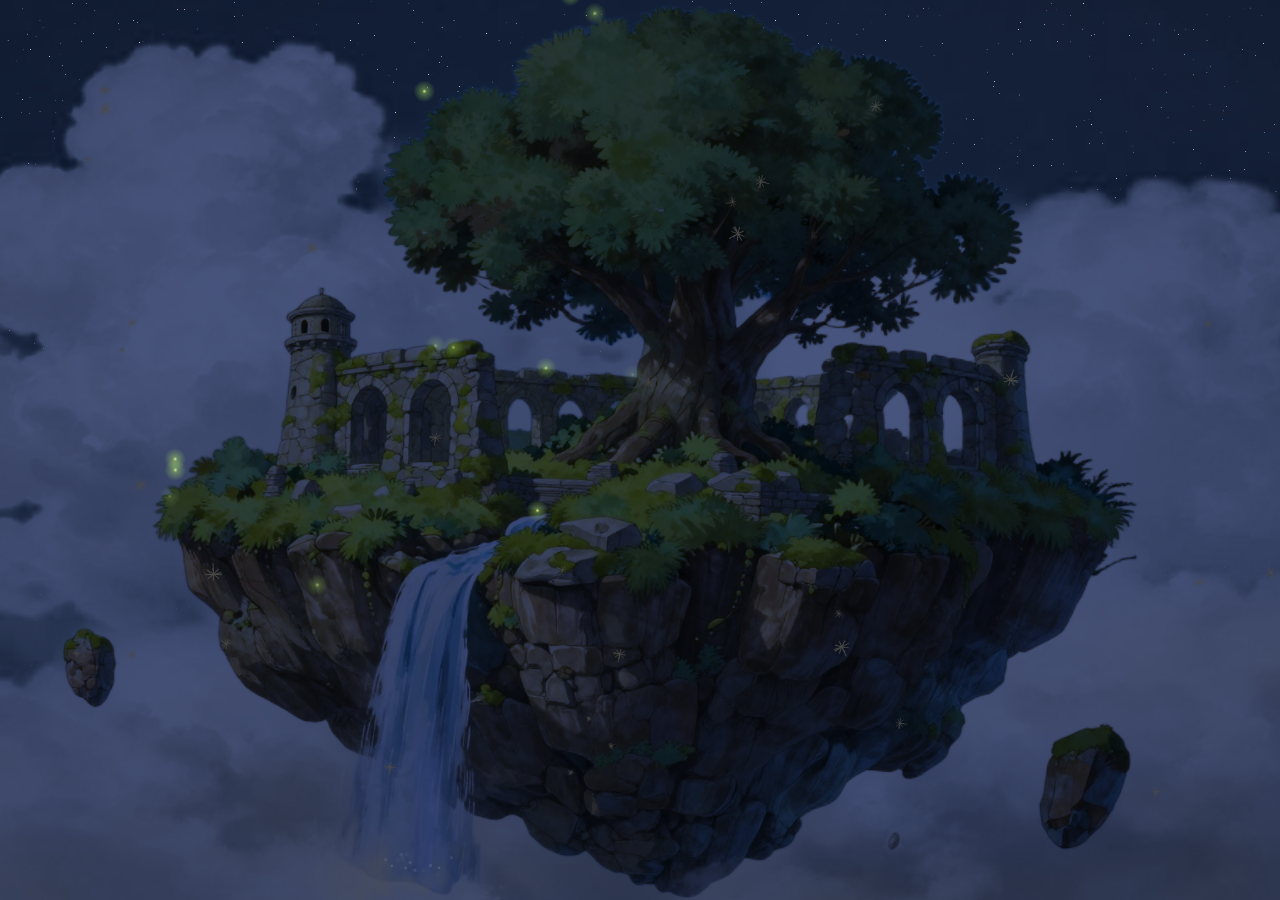
<file: wallpapers/himmelsinsel/index.html>
<!DOCTYPE html>
<html lang="en">
<head>
<meta charset="utf-8">
<meta name="viewport" content="width=device-width, initial-scale=1">
<title>Sky Island</title>
<style>
  html, body { margin: 0; width: 100%; height: 100%; overflow: hidden; background: #7fb3dc; cursor: default; user-select: none; -webkit-user-select: none; }
  canvas { position: fixed; inset: 0; width: 100%; height: 100%; display: block; }
  #fx { pointer-events: none; }
  #clock { position: fixed; right: 5vw; bottom: 8vh; font: 300 10vh/1 "Hiragino Mincho ProN", "Yu Mincho", "Georgia", serif; letter-spacing: .05em;
           color: rgba(255,252,244,.94); text-shadow: 0 0 .3em rgba(20,40,80,.55), 0 0 1em rgba(20,40,80,.35); pointer-events: none; font-variant-numeric: tabular-nums; }
  #clock[hidden], #nogl[hidden] { display: none; }
  #nogl { position: fixed; inset: 0; display: flex; align-items: center; justify-content: center; color: #123; font: 18px sans-serif; }
</style>
</head>
<body>
<canvas id="c"></canvas>
<canvas id="fx"></canvas>
<div id="clock" hidden></div>
<div id="nogl" hidden>This wallpaper needs WebGL 2.</div>
<script src="scenes.js"></script>
<script src="js/sky.js"></script>
</body>
</html>
</file>
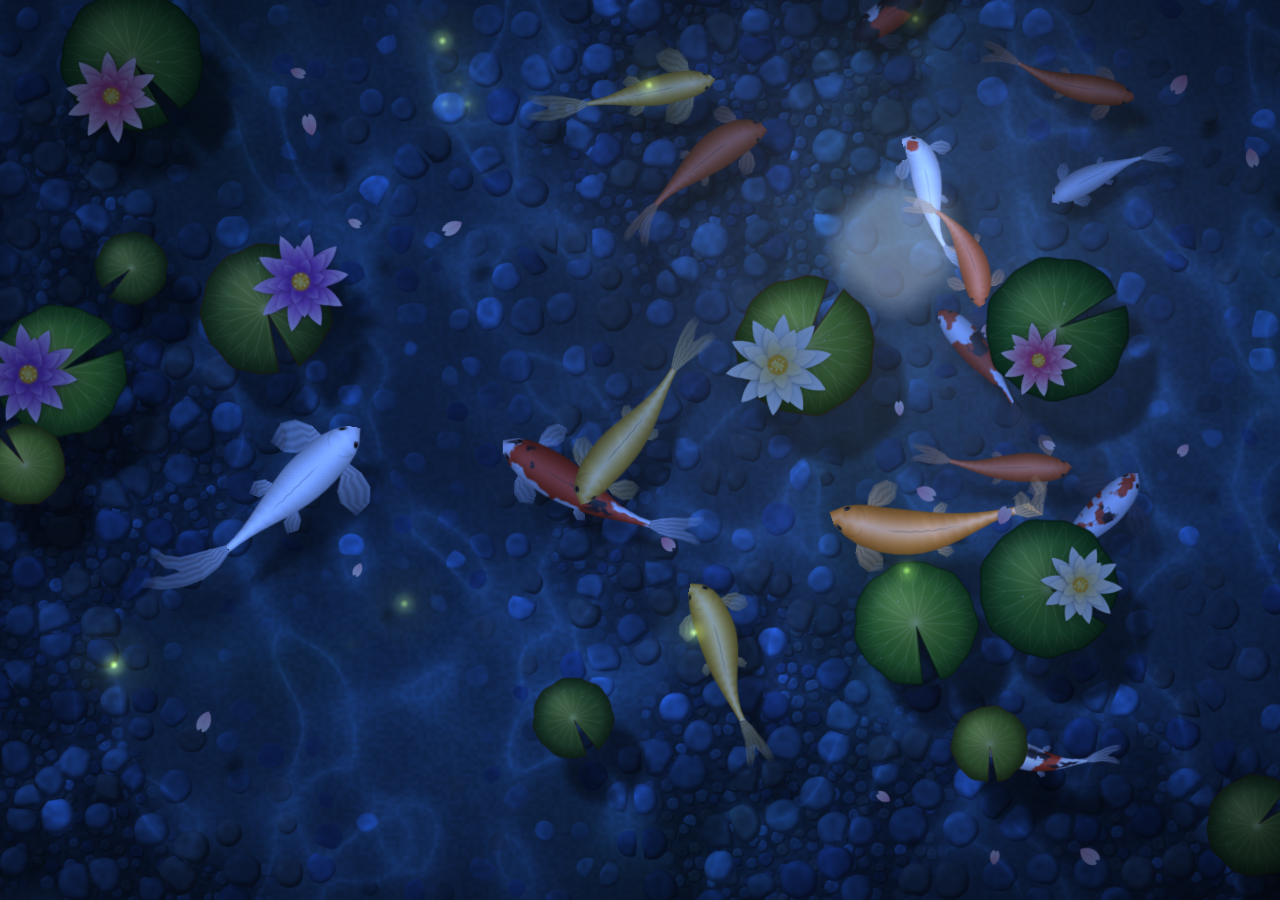
<file: wallpapers/nishiki/index.html>
<!DOCTYPE html>
<html lang="en">
<head>
<meta charset="utf-8">
<meta name="viewport" content="width=device-width, initial-scale=1">
<title>Nishiki Koi Pond</title>
<link rel="stylesheet" href="style.css">
</head>
<body>
<canvas id="pond"></canvas>
<div id="clock" hidden>
  <div id="clock-time"></div>
  <div id="clock-date"></div>
</div>
<div id="nogl" hidden>This wallpaper needs WebGL 2.</div>
<script src="js/util.js"></script>
<script src="js/shaders.js"></script>
<script src="js/art.js"></script>
<script src="js/koi.js"></script>
<script src="js/flora.js"></script>
<script src="js/audio.js"></script>
<script src="js/pond.js"></script>
<script src="js/main.js"></script>
</body>
</html>
</file>
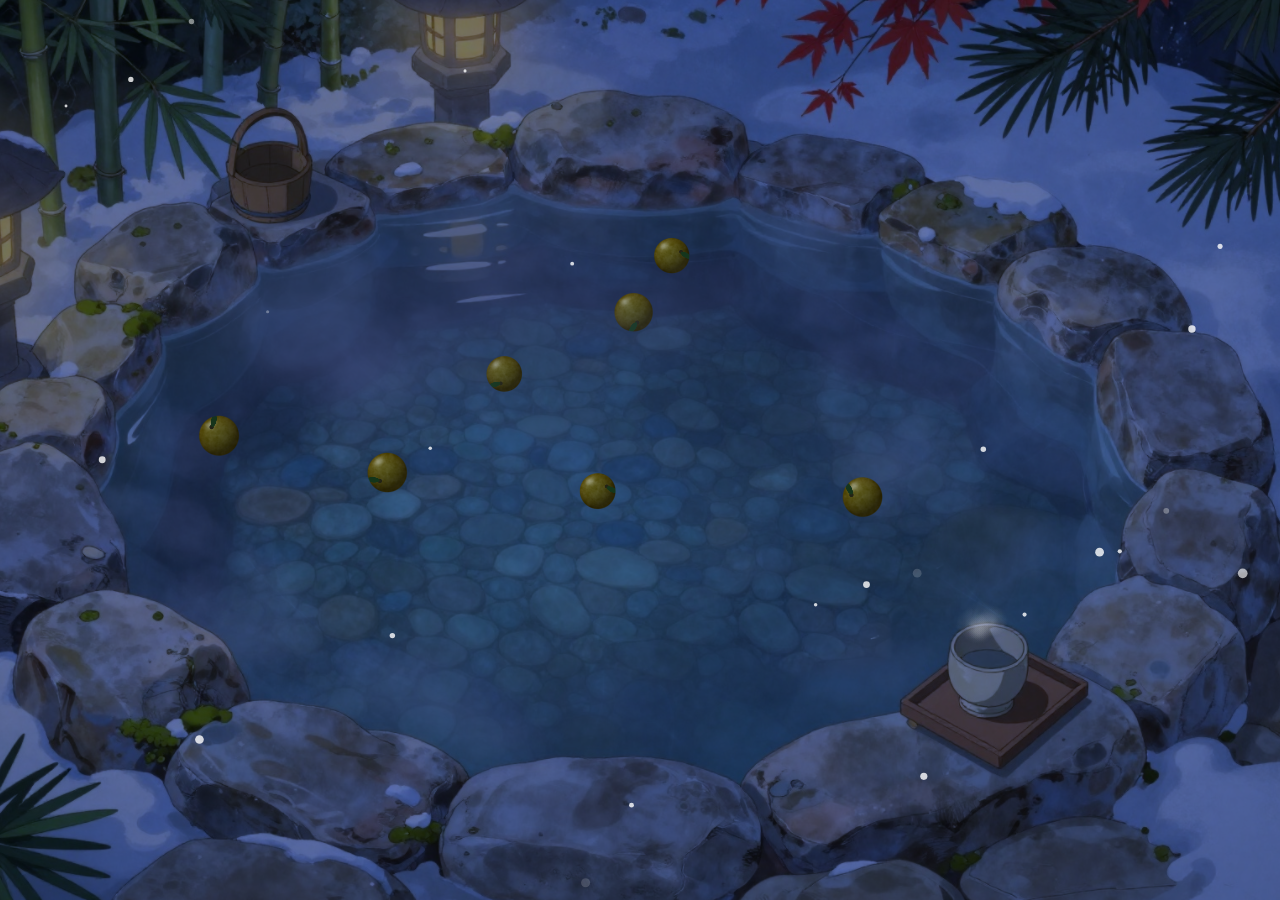
<file: wallpapers/onsen-panorama/index.html>
<!DOCTYPE html>
<html lang="en">
<head>
<meta charset="utf-8">
<meta name="viewport" content="width=device-width, initial-scale=1">
<title>Yuzu Onsen</title>
<style>
  html, body { margin: 0; width: 100%; height: 100%; overflow: hidden; background: #1b2633; cursor: default; user-select: none; -webkit-user-select: none; }
  canvas { position: fixed; inset: 0; width: 100%; height: 100%; display: block; }
  #fx { pointer-events: none; }
  #clock { position: fixed; right: 5vw; bottom: 8vh; font: 300 10vh/1 "Hiragino Mincho ProN", "Yu Mincho", "Georgia", serif; letter-spacing: .05em;
           color: rgba(255,250,240,.92); text-shadow: 0 0 .3em rgba(0,10,30,.6), 0 0 1em rgba(0,10,30,.4); pointer-events: none; font-variant-numeric: tabular-nums; }
  #clock[hidden], #nogl[hidden] { display: none; }
  #nogl { position: fixed; inset: 0; display: flex; align-items: center; justify-content: center; color: #def; font: 18px sans-serif; }
</style>
</head>
<body>
<canvas id="c"></canvas>
<canvas id="fx"></canvas>
<div id="clock" hidden></div>
<div id="nogl" hidden>This wallpaper needs WebGL 2.</div>
<script src="scene.js"></script>
<script src="scene-sides.js"></script>
<script src="js/onsen.js"></script>
</body>
</html>
</file>
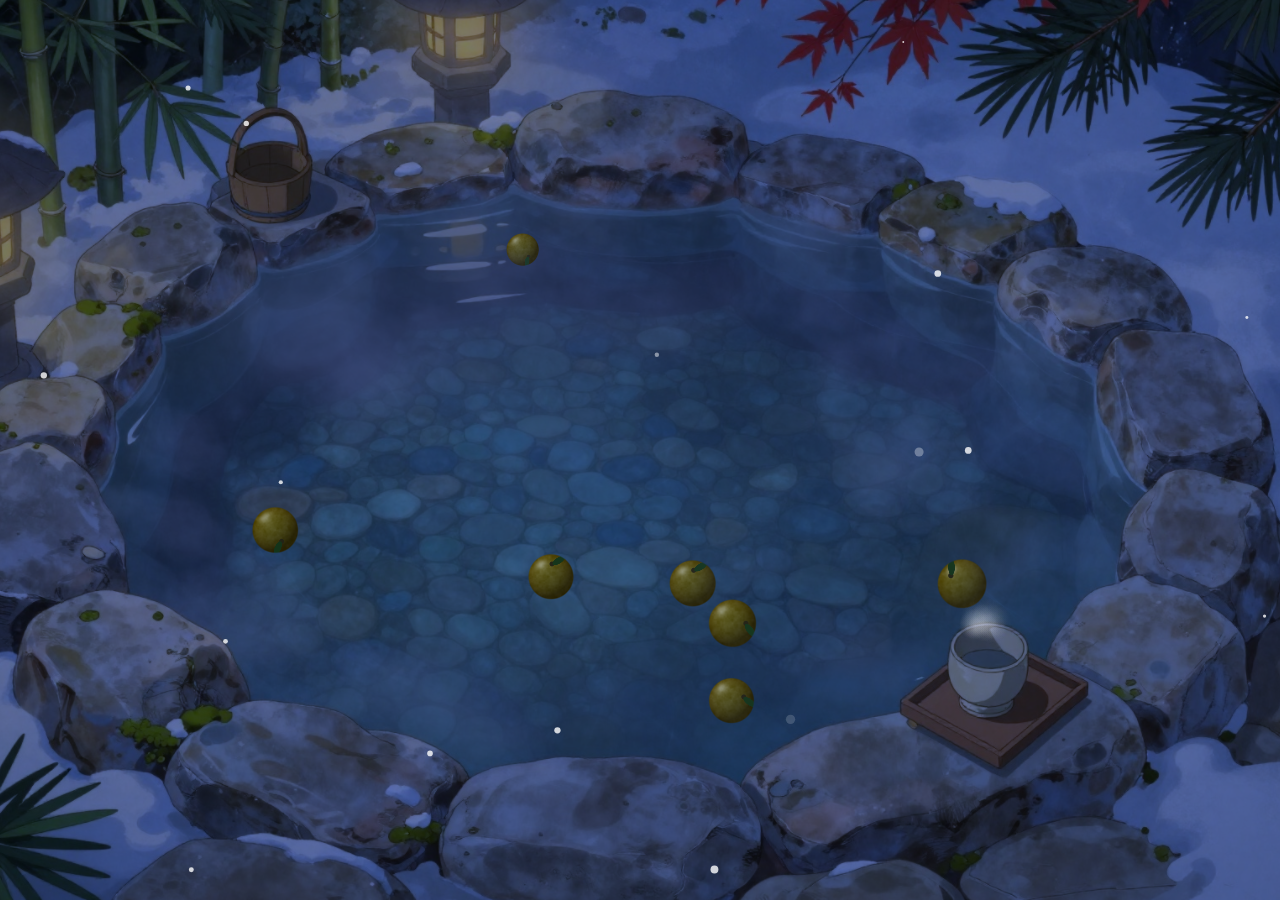
<file: wallpapers/onsen/index.html>
<!DOCTYPE html>
<html lang="en">
<head>
<meta charset="utf-8">
<meta name="viewport" content="width=device-width, initial-scale=1">
<title>Yuzu Onsen</title>
<style>
  html, body { margin: 0; width: 100%; height: 100%; overflow: hidden; background: #1b2633; cursor: default; user-select: none; -webkit-user-select: none; }
  canvas { position: fixed; inset: 0; width: 100%; height: 100%; display: block; }
  #fx { pointer-events: none; }
  #clock { position: fixed; right: 5vw; bottom: 8vh; font: 300 10vh/1 "Hiragino Mincho ProN", "Yu Mincho", "Georgia", serif; letter-spacing: .05em;
           color: rgba(255,250,240,.92); text-shadow: 0 0 .3em rgba(0,10,30,.6), 0 0 1em rgba(0,10,30,.4); pointer-events: none; font-variant-numeric: tabular-nums; }
  #clock[hidden], #nogl[hidden] { display: none; }
  #nogl { position: fixed; inset: 0; display: flex; align-items: center; justify-content: center; color: #def; font: 18px sans-serif; }
</style>
</head>
<body>
<canvas id="c"></canvas>
<canvas id="fx"></canvas>
<div id="clock" hidden></div>
<div id="nogl" hidden>This wallpaper needs WebGL 2.</div>
<script src="scene.js"></script>
<script src="js/onsen.js"></script>
</body>
</html>
</file>
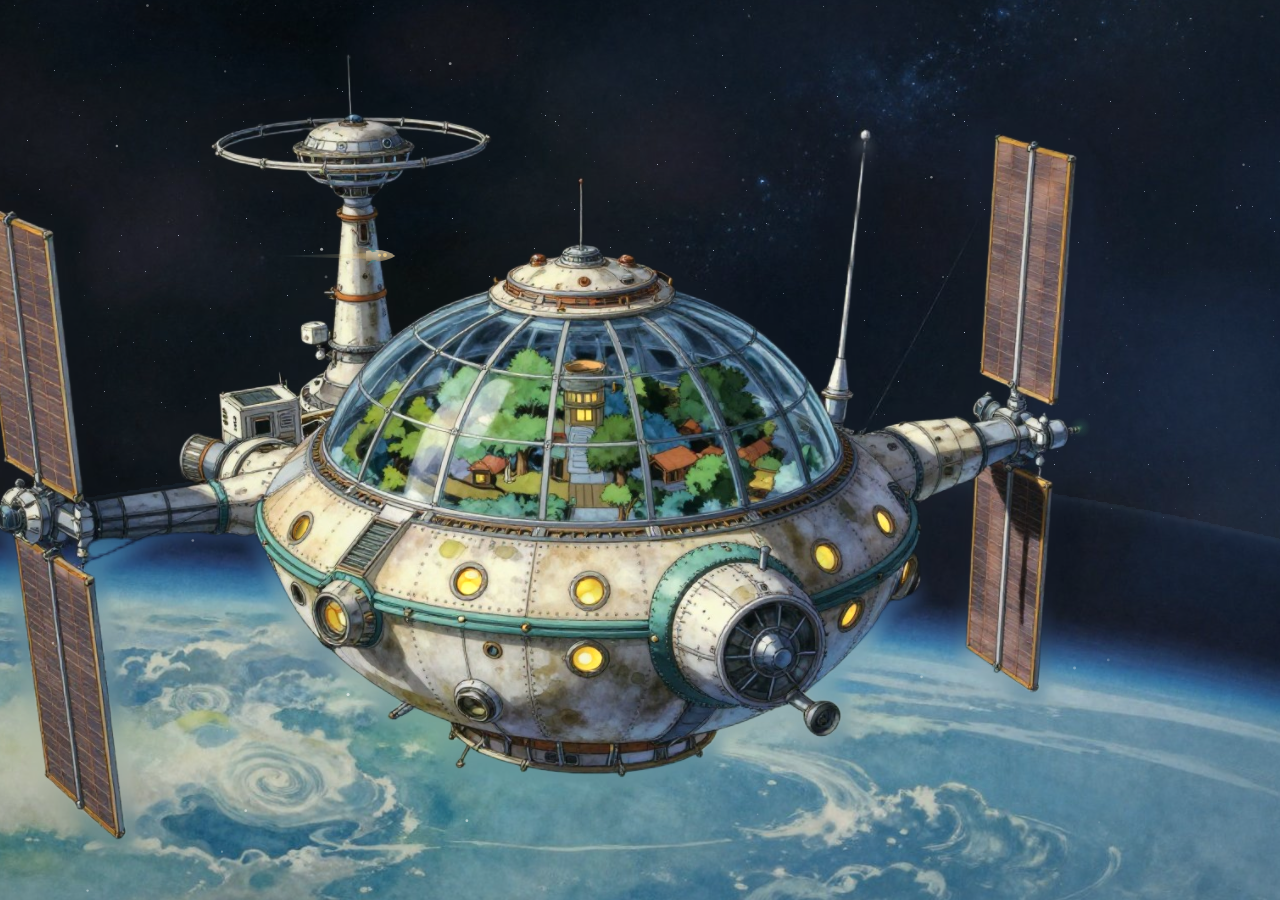
<file: wallpapers/raumstation/index.html>
<!DOCTYPE html>
<html lang="en">
<head>
<meta charset="utf-8">
<meta name="viewport" content="width=device-width, initial-scale=1">
<title>Space Station</title>
<style>
  html, body { margin: 0; width: 100%; height: 100%; overflow: hidden; background: #0b1426; cursor: default; user-select: none; -webkit-user-select: none; }
  canvas { position: fixed; inset: 0; width: 100%; height: 100%; display: block; }
  #fx { pointer-events: none; }
  #clock { position: fixed; right: 5vw; bottom: 8vh; font: 300 10vh/1 "Hiragino Mincho ProN", "Yu Mincho", "Georgia", serif; letter-spacing: .05em;
           color: rgba(255,252,244,.94); text-shadow: 0 0 .3em rgba(5,10,30,.55), 0 0 1em rgba(5,10,30,.35); pointer-events: none; font-variant-numeric: tabular-nums; }
  #clock[hidden], #nogl[hidden] { display: none; }
  #nogl { position: fixed; inset: 0; display: flex; align-items: center; justify-content: center; color: #123; font: 18px sans-serif; }
</style>
</head>
<body>
<canvas id="c"></canvas>
<canvas id="fx"></canvas>
<div id="clock" hidden></div>
<div id="nogl" hidden>This wallpaper needs WebGL 2.</div>
<script src="scenes.js"></script>
<script src="js/station.js"></script>
</body>
</html>
</file>
<file: wallpapers/nishiki/style.css>
@font-face { font-family: "Cormorant Garamond"; font-weight: 300; font-style: normal; src: url("fonts/CormorantGaramond-Light.woff2") format("woff2"); font-display: block; }
@font-face { font-family: "Cormorant Garamond"; font-weight: 500; font-style: normal; src: url("fonts/CormorantGaramond-Medium.woff2") format("woff2"); font-display: block; }

* { box-sizing: border-box; }
html, body { margin: 0; width: 100%; height: 100%; overflow: hidden; background: #0b2b2e; cursor: default; user-select: none; -webkit-user-select: none; }
#pond { position: fixed; inset: 0; width: 100%; height: 100%; display: block; }

/* Uhr: schlicht, mit weichem Schatten, damit sie auf hellem und dunklem Wasser lesbar bleibt */
#clock { position: fixed; color: #fff; font-family: "Cormorant Garamond", "Georgia", serif; text-align: center; pointer-events: none;
  text-shadow: 0 0.02em 0.25em rgba(0, 20, 25, .55), 0 0 0.8em rgba(0, 20, 25, .35); line-height: 1; }
#clock[hidden], #clock-date[hidden], #nogl[hidden] { display: none; }
#clock-time { font-weight: 300; font-size: 15vh; letter-spacing: .04em; font-variant-numeric: lining-nums tabular-nums; }
#clock-time::after { content: attr(data-suffix); font-size: .28em; font-weight: 500; letter-spacing: .12em; margin-left: .35em; opacity: .85; }
#clock-date { font-weight: 500; font-size: 2.6vh; letter-spacing: .32em; text-transform: uppercase; margin-top: 1.2vh; opacity: .92; }
#clock.pos-c { left: 50%; top: 50%; transform: translate(-50%, -50%); }
#clock.pos-t { left: 50%; top: 9vh; transform: translateX(-50%); }
#clock.pos-b { left: 50%; bottom: 12vh; transform: translateX(-50%); }
#clock.pos-tl { left: 5vw; top: 8vh; text-align: left; }
#clock.pos-tr { right: 5vw; top: 8vh; text-align: right; }
#clock.pos-bl { left: 5vw; bottom: 12vh; text-align: left; }
#clock.pos-br { right: 5vw; bottom: 12vh; text-align: right; }

#nogl { position: fixed; inset: 0; display: flex; align-items: center; justify-content: center; color: #cfe; font: 18px/1.4 sans-serif; }
</file>
